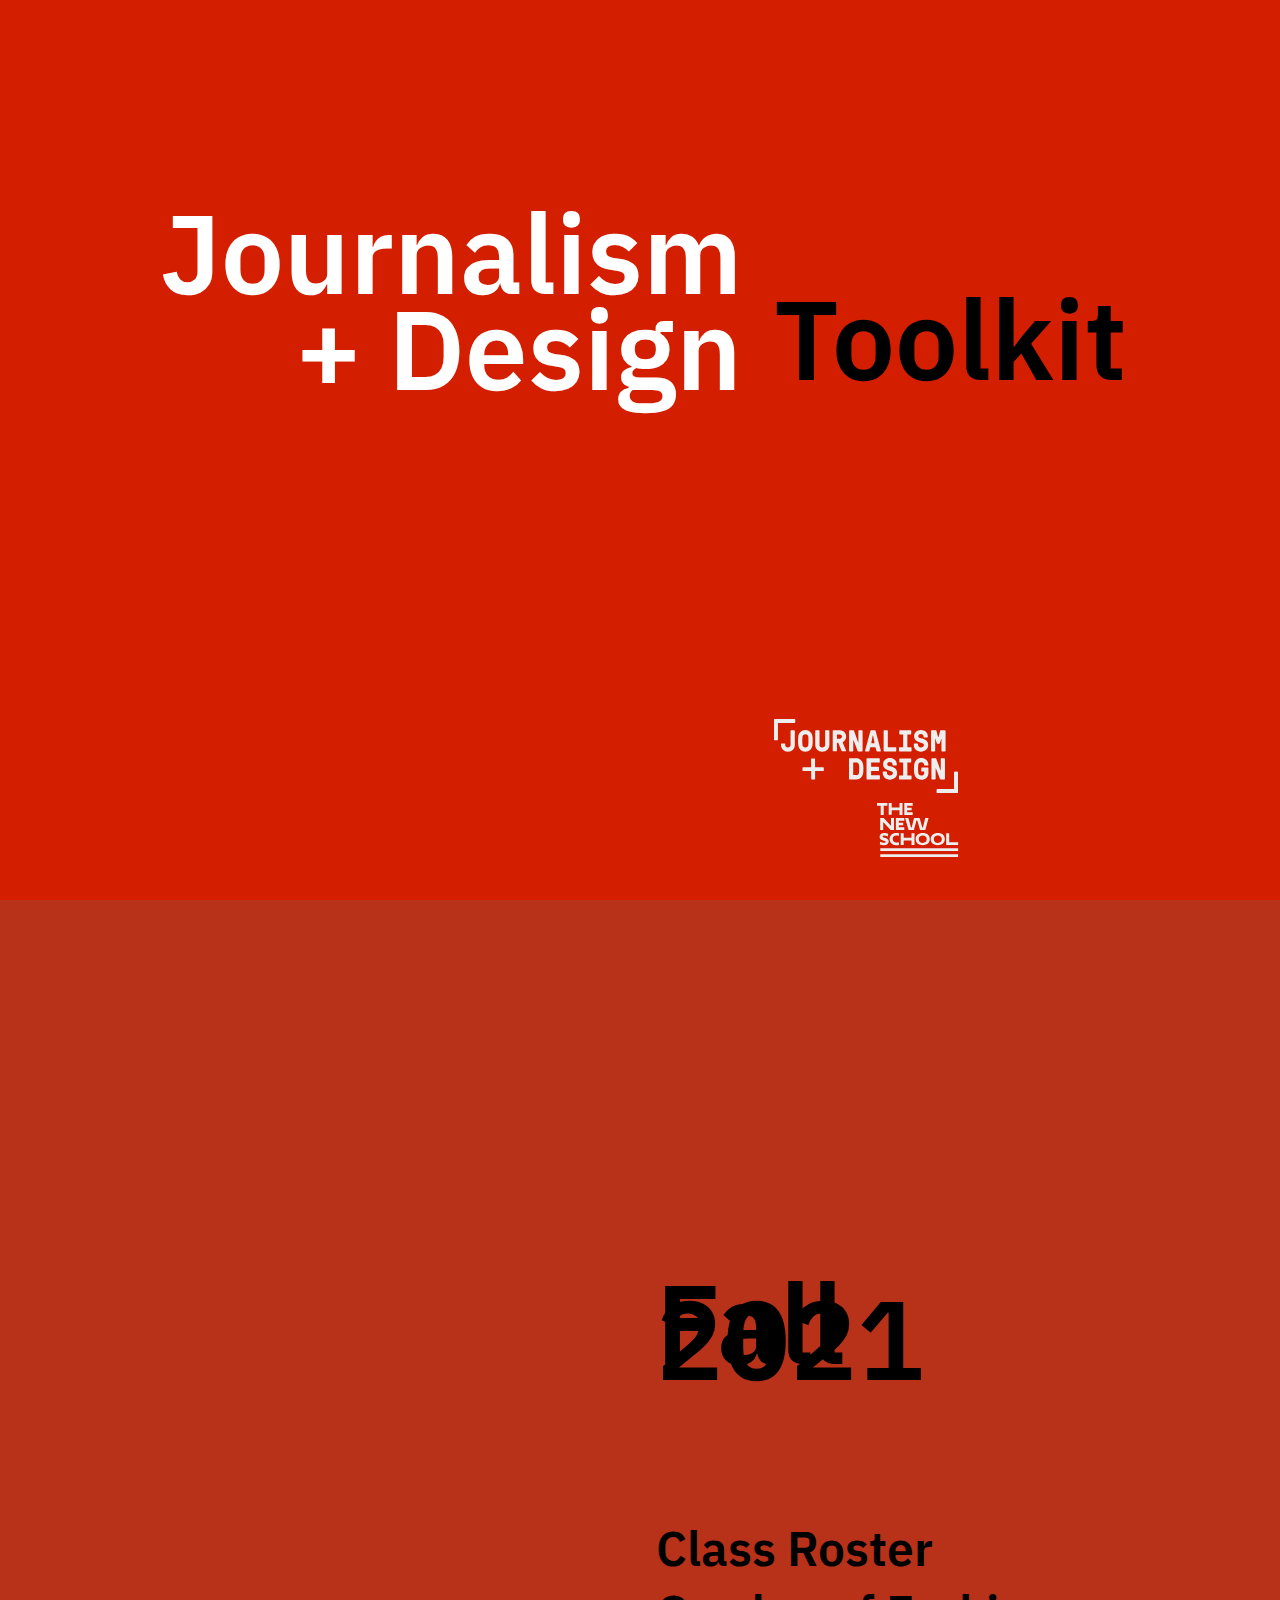
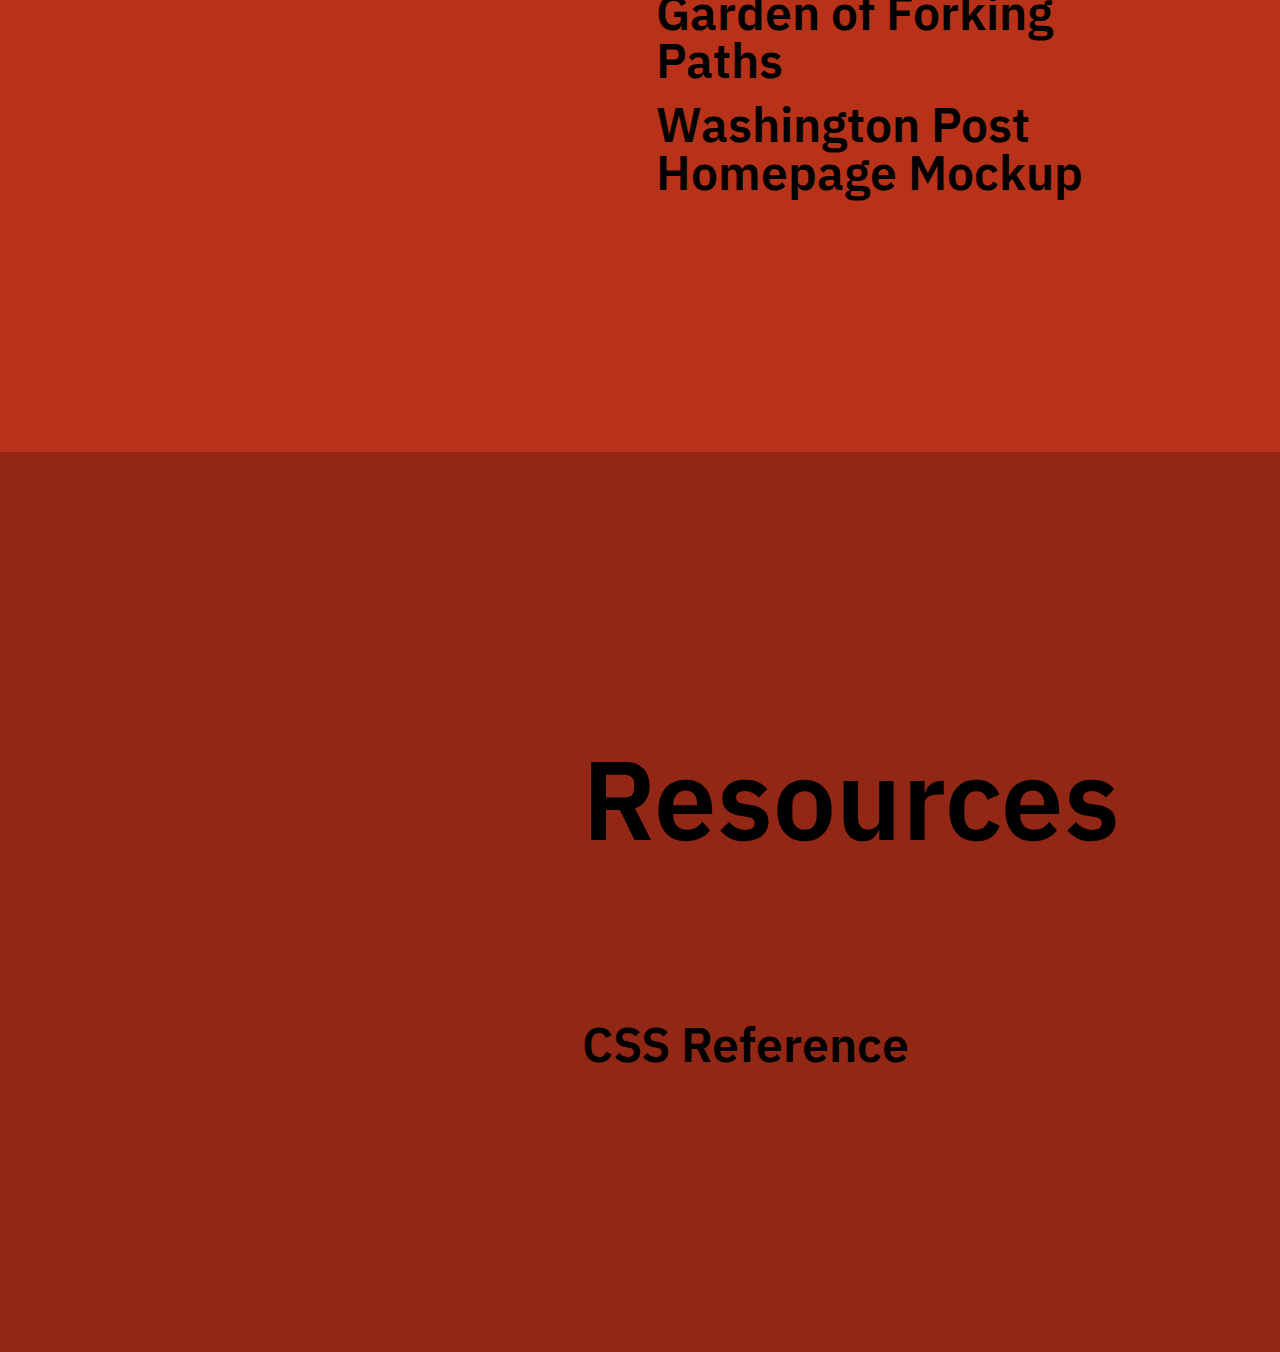
<file: index.html>
<!DOCTYPE html>
<html lang="en">
	<head>
		<meta charset="utf-8" />			
		<title>Journalism + Design Toolkit</title>
		<link rel="preconnect" href="https://fonts.googleapis.com">
		<link rel="preconnect" href="https://fonts.gstatic.com" crossorigin>
		<link href="https://fonts.googleapis.com/css2?family=IBM+Plex+Mono:ital,wght@0,300;0,400;0,600;1,300;1,400;1,600&family=IBM+Plex+Sans:ital,wght@0,200;0,400;0,600;1,200;1,400;1,600&display=swap" rel="stylesheet">
		<link rel="stylesheet" href="grid.css">
	</head>
	<body>
        <main>
			<section class="intro">
				<h1>Journalism + Design</h1>
				<h2>Toolkit</h2>
				<img src="images/jd_ns_logo.svg" alt="New School J+D logo" />
			</section>
			<section class="contents">
				<h2>Fall 2021</h2>
				<ul>
					<li><a href="roster.html">Class Roster</a></li>
					<li><a href="Examples/Garden/garden_inclass.html">Garden of Forking Paths</a></li>
					<li><a href="Examples/wapo_homepage/wapo_homepage.html">Washington Post Homepage Mockup</a></li>
				</ul>
			</section>
			<section class="resources">
                <h2>Resources</h2>
                <ul>
                    <li><a href="https://cssreference.io/">CSS Reference</a>
                        
                </ul>
			</section>
		</main>
    </body>
</html>
</file>
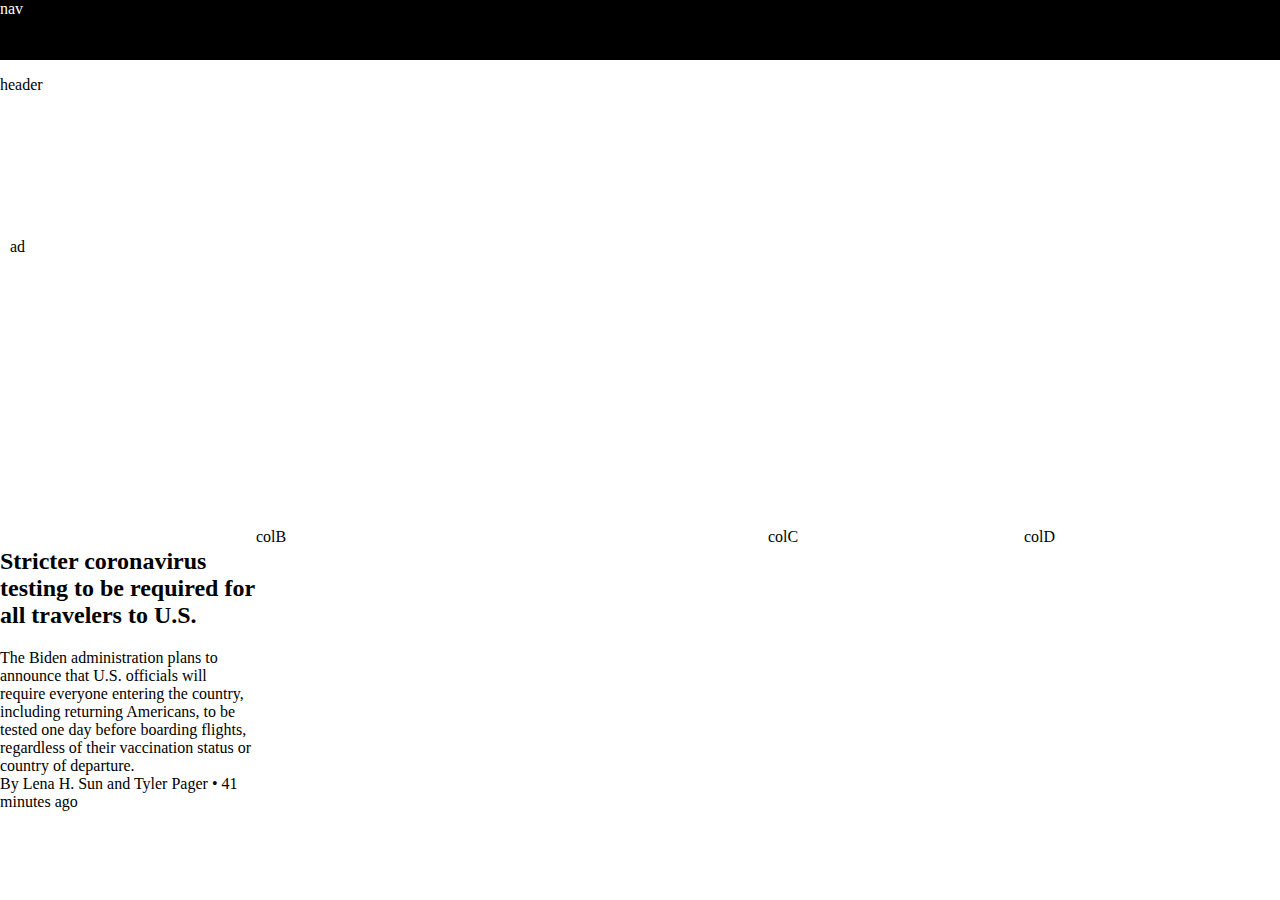
<file: Examples/wapo_homepage/wapo_homepage.html>
<!DOCTYPE html>
<html lang="en">
	<head>
		<meta charset="utf-8" />			
		<title>Washington Post Homepage Mockup Exercise</title>
        <link rel="stylesheet" href="wapo.css">
	</head>
	<body>
        <nav>nav</nav>
		<header>header</header>
		<div class="ad">ad</div>
		<section>
		<div class="above_the_fold">
			<div class="colA">
				<div class="card">
					<h2>Stricter coronavirus testing to be required for all travelers to U.S.</h2>
					<div class="subhed">
					The Biden administration plans to announce that U.S. officials will require everyone entering the country, including returning Americans, to be tested one day before boarding flights, regardless of their vaccination status or country of departure.
					</div>
					<div class="byline">
					By Lena H. Sun and Tyler Pager • 41 minutes ago
					</div>
				</div>
			</div>
			<div class="colB">colB</div>
			<div class="colC">colC</div>
			<div class="colD">colD</div>
		</div>
		</section>
	</body>
</html>
</file>
<file: grid.css>
html, body { margin:0; padding:0; }
html { background-color: #FEEBA0;}
body { font-family: 'IBM Plex Mono', monospace; }
section { 
    min-height: 100vh; 
    padding:0 10%; 
}
section.intro { 
    display:grid;
    background-color: #D41E00; 
    color:#ffffff; 
    grid-template-columns: auto 1fr 1fr auto;
    grid-template-rows: 3fr 1fr;
    grid-column-gap: 2rem; 
    align-items: center; 
    
}

section.intro h1 { 
    margin-top: 0; 
    font-family: 'IBM Plex Sans', sans-serif; 
    font-weight:600; 
    font-size: 7rem; 
    text-align: right; 
    grid-column-start: 2;
    line-height:6rem;
}
section.intro>h2 { 
    margin-top: 0; 
    font-family: 'IBM Plex Sans', sans-serif; 
    font-weight:600; 
    font-size: 7rem; 
    text-align: left; 
    color: black;
    grid-column-start: 3;
    grid-column-end:4;
    line-height:6rem;
}
section.intro img { 
    grid-row-start:2; 
    grid-column-start:3; 
    justify-items:end;
}
section.contents {
    background-color: #b8321a; 
}
section.resources {
    background-color:#922715; 
}
section {
    display:grid;
    color:#ffffff; 
    grid-template-columns: auto 1fr 1fr auto; 
    grid-template-rows: .5fr 1fr 1fr .5fr;
    grid-column-gap: 2rem; 
    align-items: center; 
}
section h2 {
    font-family: 'IBM Plex Sans', sans-serif; 
    font-weight:600; 
    font-size: 7rem; 
    line-height:1rem;
    text-align: left; 

    color:black;
    margin-bottom:0;
}
section ul {
    grid-column-start: 3;
    grid-row-start:3;
    list-style-type:none;
    padding-left:0;
    margin-left:0;
    font-family: 'IBM Plex Sans', sans-serif; 
    font-weight:600; 
    font-size:3rem;
    line-height:3rem;
}
section li {
    padding-left:0;
    margin-left:0;
    margin-bottom:1rem;
}
section a, section a:visited {
    color:black;
    text-decoration:none;
}
section a:hover {
    color:white;
    text-decoration:none;
}
section.contents h2 {
    grid-column-start: 3;
    grid-row-start:2;
}
section.resources h2 {
    grid-column-start: 3;
    grid-row-start:2;
}
</file>
<file: Examples/wapo_homepage/wapo.css>
html, body { margin:0; }
nav { 
  /* height: 60px */
background-color: black; 
  color:white;
}
header { 
  height: 130px; 
  margin-top: 16px;
  margin-bottom: 32px;
}
.ad {
  height: 270px;
  padding: 0 10px 20px 10px; 
}
body {
  display:grid;
  grid-template-rows: 60px 178px 290px auto;
}
.above_the_fold {
  max-width: 1288px;
  margin:0 auto;
  display:grid;
  grid-template-columns: 1fr 2fr 1fr 1fr;
}
</file>
